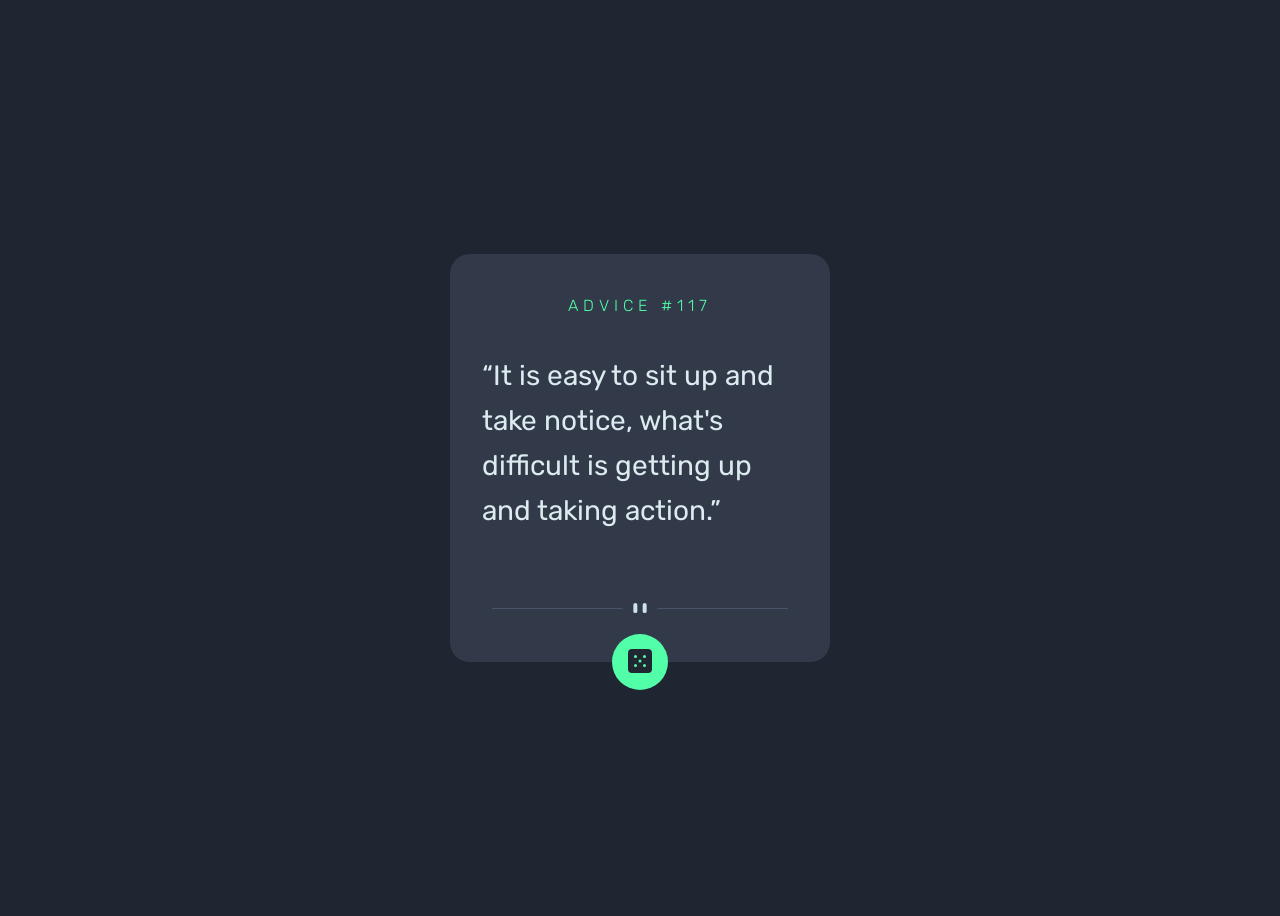
<file: index.html>
<!DOCTYPE html>
<html lang="en">
<head>
  <meta charset="UTF-8">
  <meta name="viewport" content="width=device-width, initial-scale=1.0"> <!-- displays site properly based on user's device -->
  <link rel="preconnect" href="https://fonts.googleapis.com">
  <link rel="preconnect" href="https://fonts.gstatic.com" crossorigin>
  <link href="https://fonts.googleapis.com/css2?family=Bitcount+Prop+Double:wght@100..900&family=Manrope:wght@200..800&family=Outfit:wght@100..900&family=Poppins:ital,wght@0,100;0,200;0,300;0,400;0,500;0,600;0,700;0,800;0,900;1,100;1,200;1,300;1,400;1,500;1,600;1,700;1,800;1,900&family=Rubik:ital,wght@0,300..900;1,300..900&display=swap" rel="stylesheet">
  <link rel="icon" type="image/png" sizes="32x32" href="./images/favicon-32x32.png">
  <link rel="stylesheet" href="styles.css">
  <title>Frontend Mentor | Advice generator app</title>

</head>
<body>

  
  <div class="container">
    <H1 class="title">ADVICE #117</H1>
    <div class="text-container"><p class="advice" id="advice">“It is easy to sit up and take notice, what's difficult is getting up and taking action.”</p></div>
    
    <div class="divider">
      <img src="/images/pattern-divider-desktop.svg" alt="divider" class="divider-img">
    </div>
    <div class="btn-container">
      <button type="button" class="change-advice-btn"><img src="/images/icon-dice.svg" alt="icon"></button>
    </div>
      
  

  
  
  <script src="script.js"></script>
</body>
</html>
</file>
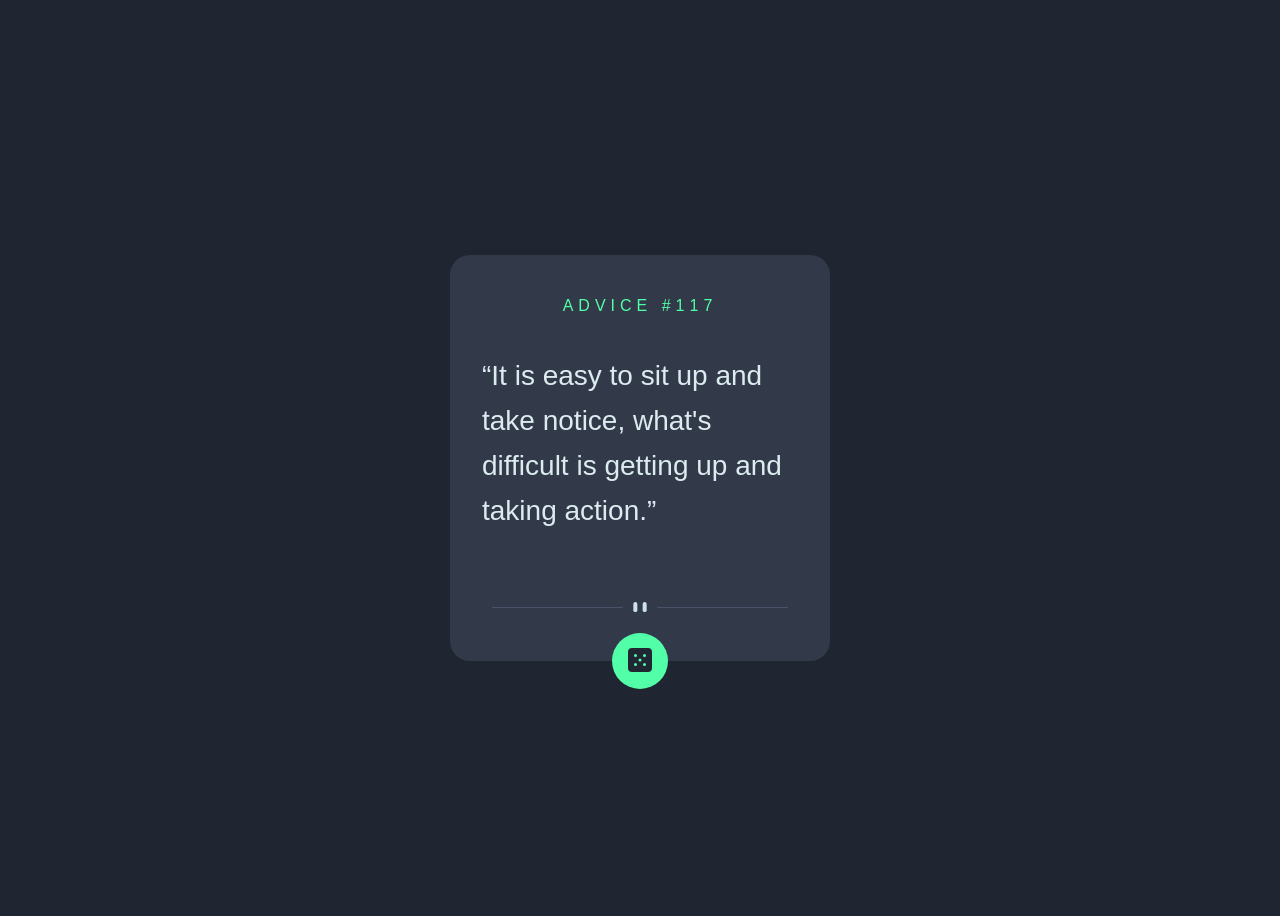
<file: screenshot.html>
<!DOCTYPE html>
<!-- saved from url=(0026)http://127.0.0.1:5500/src/ -->
<html lang="en"><head><meta http-equiv="Content-Type" content="text/html; charset=UTF-8">
  
  <meta name="viewport" content="width=device-width, initial-scale=1.0"> <!-- displays site properly based on user's device -->
  <link rel="preconnect" href="https://fonts.googleapis.com/">
  <link rel="preconnect" href="https://fonts.gstatic.com/" crossorigin="">
  <link href="./screenshot_files/css2" rel="stylesheet">
  <link rel="icon" type="image/png" sizes="32x32" href="http://127.0.0.1:5500/src/images/favicon-32x32.png">
  <link rel="stylesheet" href="./screenshot_files/styles.css">
  <title>Frontend Mentor | Advice generator app</title>

</head>
<body>

  
  <div class="container">
    <h1 class="title">ADVICE #117</h1>
    <div class="text-container"><p class="advice" id="advice">“It is easy to sit up and take notice, what's difficult is getting up and taking action.”</p></div>
    
    <div class="divider">
      <img src="./screenshot_files/pattern-divider-desktop.svg" alt="divider" class="divider-img">
    </div>
    <div class="btn-container">
      <button type="button" class="change-advice-btn"><img src="./screenshot_files/icon-dice.svg" alt="icon"></button>
    </div>
      
  

  
  
  <script src="./screenshot_files/script.js"></script>
<!-- Code injected by live-server -->
<script>
	// <![CDATA[  <-- For SVG support
	if ('WebSocket' in window) {
		(function () {
			function refreshCSS() {
				var sheets = [].slice.call(document.getElementsByTagName("link"));
				var head = document.getElementsByTagName("head")[0];
				for (var i = 0; i < sheets.length; ++i) {
					var elem = sheets[i];
					var parent = elem.parentElement || head;
					parent.removeChild(elem);
					var rel = elem.rel;
					if (elem.href && typeof rel != "string" || rel.length == 0 || rel.toLowerCase() == "stylesheet") {
						var url = elem.href.replace(/(&|\?)_cacheOverride=\d+/, '');
						elem.href = url + (url.indexOf('?') >= 0 ? '&' : '?') + '_cacheOverride=' + (new Date().valueOf());
					}
					parent.appendChild(elem);
				}
			}
			var protocol = window.location.protocol === 'http:' ? 'ws://' : 'wss://';
			var address = protocol + window.location.host + window.location.pathname + '/ws';
			var socket = new WebSocket(address);
			socket.onmessage = function (msg) {
				if (msg.data == 'reload') window.location.reload();
				else if (msg.data == 'refreshcss') refreshCSS();
			};
			if (sessionStorage && !sessionStorage.getItem('IsThisFirstTime_Log_From_LiveServer')) {
				console.log('Live reload enabled.');
				sessionStorage.setItem('IsThisFirstTime_Log_From_LiveServer', true);
			}
		})();
	}
	else {
		console.error('Upgrade your browser. This Browser is NOT supported WebSocket for Live-Reloading.');
	}
	// ]]>
</script>

</div></body></html>
</file>
<file: styles.css>
:root{
--blue-100: hsl(193, 38%, 90%);
--green-300: hsl(150, 100%, 66%);
--blue-600: hsl(217, 19%, 38%);
--blue-900: hsl(217, 19%, 24%);
--blue-950: hsl(218, 23%, 16%);
--font-size:28px;
}

.title{
    color: var(--green-300);
    font-weight: 100;
    font-size: 1rem;
    letter-spacing:5px;
}

*::after , *::before {
    box-sizing: border-box;
    padding: 0;
    margin: 0;
}

body{
    height: 100vh;
    display: flex;
    justify-content: center;
    align-items: center;
    background-color:var(--blue-950);
    font-size: var(--font-size);
    font-family: "Rubik", sans-serif;
    font-optical-sizing: auto;
    font-style: normal;
}

.container{
    background-color: var(--blue-900);
    border-radius: 20px;
    padding: 2rem;
    display: flex;
    flex-direction: column;
    justify-content: center;
align-items: center;
position: relative;
width: 25%;
}

.advice{
    color: var(--blue-100);
    line-height: 1.6;
}

.change-advice-btn{
    background-color: var(--green-300);
    border-radius: 50%;
    width: 3.5rem;
    height: 3.5rem;
    margin-top: 2rem;
    position: absolute;
    bottom: 0;
    left: 50%;
    transform: translate(-50%, 50%); /* Centers horizontally and offsets vertically */
    cursor: pointer;    
    transition: all 0.3s ease-in-out;   
    border: none;
}

.change-advice-btn:hover{
    box-shadow: 0px 0px 10px var(--green-300);
    
}

.text-container{
    margin-bottom: 1rem;   
}
.divider{
    margin: 10px;
}
.divider-img{
    width: 100%;
}
</file>
<file: screenshot_files/styles.css>
:root{
--blue-100: hsl(193, 38%, 90%);
--green-300: hsl(150, 100%, 66%);
--blue-600: hsl(217, 19%, 38%);
--blue-900: hsl(217, 19%, 24%);
--blue-950: hsl(218, 23%, 16%);
--font-size:28px;
}

.title{
    color: var(--green-300);
    font-weight: 100;
    font-size: 1rem;
    letter-spacing:5px;
}

*::after , *::before {
    box-sizing: border-box;
    padding: 0;
    margin: 0;
}

body{
    height: 100vh;
    display: flex;
    justify-content: center;
    align-items: center;
    background-color:var(--blue-950);
    font-size: var(--font-size);
    font-family: "Rubik", sans-serif;
    font-optical-sizing: auto;
    font-style: normal;
}

.container{
    background-color: var(--blue-900);
    border-radius: 20px;
    padding: 2rem;
    display: flex;
    flex-direction: column;
    justify-content: center;
align-items: center;
position: relative;
width: 25%;
}

.advice{
    color: var(--blue-100);
    line-height: 1.6;
}

.change-advice-btn{
    background-color: var(--green-300);
    border-radius: 50%;
    width: 3.5rem;
    height: 3.5rem;
    margin-top: 2rem;
    position: absolute;
    bottom: 0;
    left: 50%;
    transform: translate(-50%, 50%); /* Centers horizontally and offsets vertically */
    cursor: pointer;    
    transition: all 0.3s ease-in-out;   
    border: none;
}

.change-advice-btn:hover{
    box-shadow: 0px 0px 10px var(--green-300);
    
}

.text-container{
    margin-bottom: 1rem;   
}
.divider{
    margin: 10px;
}
.divider-img{
    width: 100%;
}
</file>
